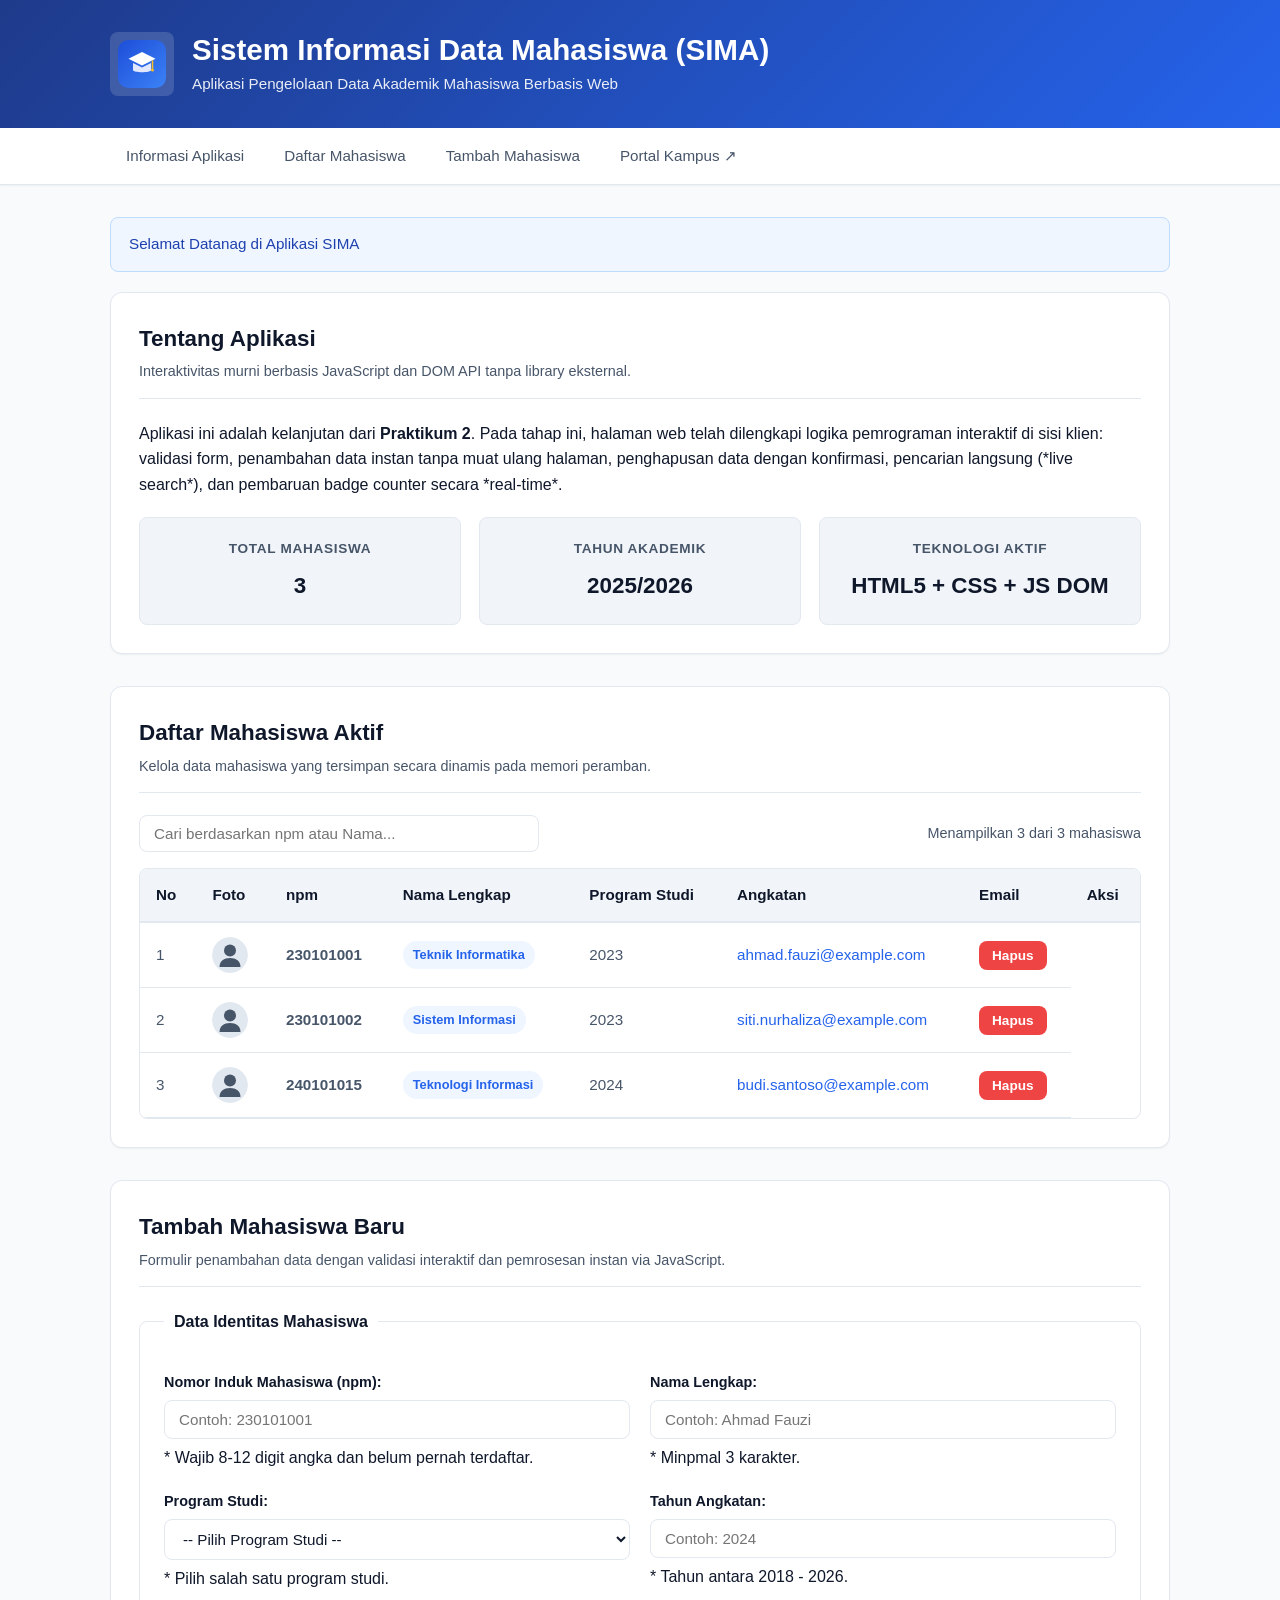
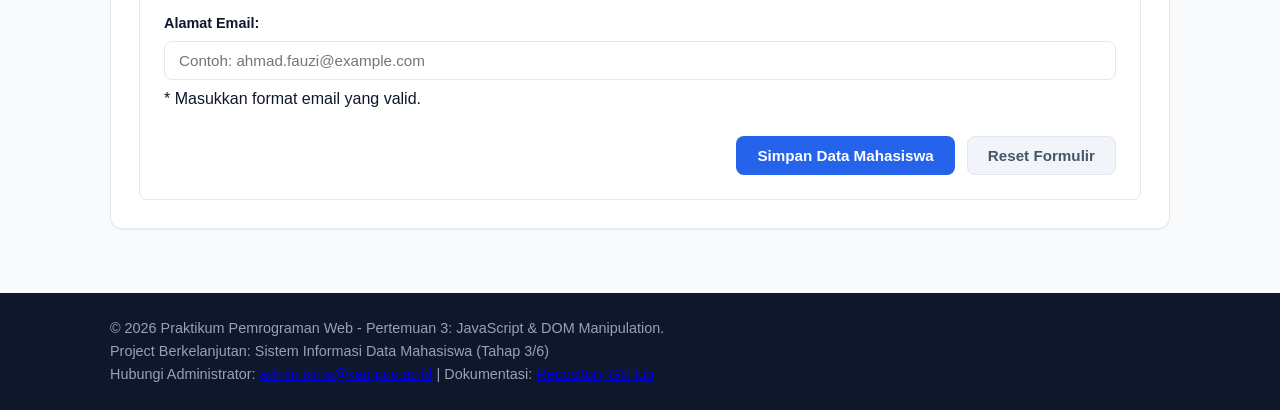
<file: index.html>
<!DOCTYPE html>
<html lang="id">
<head>
    <meta charset="UTF-8">
    <meta name="viewport" content="width=device-width, initial-scale=1.0">
    <title>Sistem Informasi Data Mahasiswa - Praktikum 3</title>
    <link rel="stylesheet" href="style.css">
    <link rel="shortcut icon" href="./img/logo-sima.svg" type="image/x-icon">
</head>
<body>

    <!-- 1. Header Aplikasi -->
    <header class="site-header">
        <div class="container header-brand">
            <a href="index.html" class="brand-logo" title="Beranda SIMA">
                <img src="img/logo-sima.svg" alt="Logo Resmi SIMA Kampus" width="48" height="48">
            </a>
            <div>
                <h1>Sistem Informasi Data Mahasiswa (SIMA)</h1>
                <p>Aplikasi Pengelolaan Data Akademik Mahasiswa Berbasis Web</p>
            </div>
        </div>
    </header>

    <!-- 2. Navigation Bar Sticky -->
    <nav class="site-nav">
        <div class="container">
            <ul>
                <li><a href="#informasi">Informasi Aplikasi</a></li>
                <li><a href="#daftar-mahasiswa">Daftar Mahasiswa</a></li>
                <li><a href="#form-tambah">Tambah Mahasiswa</a></li>
                <li><a href="https://kampus.ac.id" target="_blank" rel="noopener noreferrer">Portal Kampus &UpperRightArrow;</a></li>
            </ul>
        </div>
    </nav>

    <!-- Konten Utama Halaman -->
    <main>
        <div class="container">

            <!-- Kotak Notifikasi Alert Dinamis (dikontrol oleh JS) -->
            <div id="alert-box" class="alert-box" role="alert"></div>

            <!-- 3. Section Informasi Aplikasi -->
            <section id="informasi" class="content-section">
                <div class="section-header">
                    <h2>Tentang Aplikasi</h2>
                    <p>Interaktivitas murni berbasis JavaScript dan DOM API tanpa library eksternal.</p>
                </div>
                <p>
                    Aplikasi ini adalah kelanjutan dari <strong>Praktikum 2</strong>. Pada tahap ini, 
                    halaman web telah dilengkapi logika pemrograman interaktif di sisi klien: validasi form, 
                    penambahan data instan tanpa muat ulang halaman, penghapusan data dengan konfirmasi, 
                    pencarian langsung (*live search*), dan pembaruan badge counter secara *real-time*.
                </p>

                <div class="info-grid">
                    <article class="info-card">
                        <h3>Total Mahasiswa</h3>
                        <p id="total-mahasiswa-badge" class="counter-highlight">3</p>
                    </article>
                    <article class="info-card">
                        <h3>Tahun Akademik</h3>
                        <p>2025/2026</p>
                    </article>
                    <article class="info-card">
                        <h3>Teknologi Aktif</h3>
                        <p>HTML5 + CSS + JS DOM</p>
                    </article>
                </div>
            </section>

            <!-- 4. Section Daftar Mahasiswa, Toolbar Pencarian & 5. Tabel Data -->
            <section id="daftar-mahasiswa" class="content-section">
                <div class="section-header">
                    <h2>Daftar Mahasiswa Aktif</h2>
                    <p>Kelola data mahasiswa yang tersimpan secara dinamis pada memori peramban.</p>
                </div>

                <!-- Toolbar Pencarian dan Ringkasan Jumlah -->
                <div class="table-toolbar">
                    <div class="search-box">
                        <input 
                            type="search" 
                            id="input-search" 
                            class="search-input" 
                            placeholder="Cari berdasarkan npm atau Nama...">
                            <!-- <button onclick="inputSearchButton()">search</button> -->
                    </div>
                    <div id="total-mahasiswa-info" class="status-summary">
                        Menampilkan 3 mahasiswa
                    </div>
                </div>

                <!-- Tabel Data Responsif -->
                <div class="table-responsive">
                    <table class="data-table">
                        <thead>
                            <tr>
                                <th>No</th>
                                <th>Foto</th>
                                <th>npm</th>
                                <th>Nama Lengkap</th>
                                <th>Program Studi</th>
                                <th>Angkatan</th>
                                <th>Email</th>
                                <th>Aksi</th>
                            </tr>
                        </thead>
                        <tbody id="tabel-body-mahasiswa">
                            <!-- Baris tabel akan di-generate secara dinamis oleh app.js -->
                        </tbody>
                    </table>
                </div>
            </section>

            <!-- 6. Section Form Tambah Mahasiswa dengan Validasi JS -->
            <section id="form-tambah" class="content-section">
                <div class="section-header">
                    <h2>Tambah Mahasiswa Baru</h2>
                    <p>Formulir penambahan data dengan validasi interaktif dan pemrosesan instan via JavaScript.</p>
                </div>

                <form id="form-tambah-mahasiswa" class="app-form" novalidate>
                    <fieldset>
                        <legend>Data Identitas Mahasiswa</legend>

                        <div class="form-grid">
                            <div class="form-group">
                                <label for="npm" class="form-label">Nomor Induk Mahasiswa (npm):</label>
                                <input 
                                    type="text" 
                                    id="npm" 
                                    name="npm" 
                                    class="form-input" 
                                    placeholder="Contoh: 230101001">
                                <span class="form-help">* Wajib 8-12 digit angka dan belum pernah terdaftar.</span>
                            </div>

                            <div class="form-group">
                                <label for="nama" class="form-label">Nama Lengkap:</label>
                                <input 
                                    type="text" 
                                    id="nama" 
                                    name="nama" 
                                    class="form-input" 
                                    placeholder="Contoh: Ahmad Fauzi">
                                <span class="form-help">* Minpmal 3 karakter.</span>
                            </div>

                            <div class="form-group">
                                <label for="program_studi" class="form-label">Program Studi:</label>
                                <select id="program_studi" name="program_studi" class="form-select">
                                    <option value="">-- Pilih Program Studi --</option>
                                    <option value="Teknik Informatika">Teknik Informatika</option>
                                    <option value="Sistem Informasi">Sistem Informasi</option>
                                    <option value="Teknologi Informasi">Teknologi Informasi</option>
                                    <option value="Rekayasa Perangkat Lunak">Rekayasa Perangkat Lunak</option>
                                </select>
                                <span class="form-help">* Pilih salah satu program studi.</span>
                            </div>

                            <div class="form-group">
                                <label for="angkatan" class="form-label">Tahun Angkatan:</label>
                                <input 
                                    type="number" 
                                    id="angkatan" 
                                    name="angkatan" 
                                    class="form-input" 
                                    placeholder="Contoh: 2024">
                                <span class="form-help">* Tahun antara 2018 - 2026.</span>
                            </div>

                            <div class="form-group full-width">
                                <label for="email" class="form-label">Alamat Email:</label>
                                <input 
                                    type="email" 
                                    id="email" 
                                    name="email" 
                                    class="form-input" 
                                    placeholder="Contoh: ahmad.fauzi@example.com">
                                <span class="form-help">* Masukkan format email yang valid.</span>
                            </div>
                        </div>

                        <div class="form-actions">
                            <button type="submit" class="btn btn-primary">Simpan Data Mahasiswa</button>
                            <button type="reset" class="btn btn-secondary">Reset Formulir</button>
                        </div>
                    </fieldset>
                </form>
            </section>

        </div>
    </main>

    <!-- 7. Footer -->
    <footer class="site-footer">
        <div class="container">
            <p>&copy; 2026 Praktikum Pemrograman Web - Pertemuan 3: JavaScript & DOM Manipulation.</p>
            <p>Project Berkelanjutan: Sistem Informasi Data Mahasiswa (Tahap 3/6)</p>
            <p>
                Hubungi Administrator: <a href="mailto:admin.sima@kampus.ac.id">admin.sima@kampus.ac.id</a> | 
                Dokumentasi: <a href="https://github.com" target="_blank" rel="noopener noreferrer">Repository GitHub</a>
            </p>
        </div>
    </footer>

    <!-- Tambahkan Script JavaScript Eksternal -->
    <script src="app.js"></script>
</body>
</html>
</file>
<file: style.css>
/* ==========================================================================
   Praktikum 3: Implementasi Interaktivitas Web Menggunakan JavaScript dan DOM
   Project: Sistem Informasi Data Mahasiswa (SIMA)
   Mewarisi & Memperluas Praktikum 2 (Native CSS)
   ========================================================================== */

/* 1. CSS Variables */
:root {
    --primary-color: #2563eb;
    --primary-hover: #1d4ed8;
    --primary-light: #eff6ff;
    --secondary-color: #64748b;
    --secondary-hover: #475569;
    --success-color: #10b981;
    --success-light: #ecfdf5;
    --danger-color: #ef4444;
    --danger-hover: #dc2626;
    --danger-light: #fef2f2;
    --warning-color: #f59e0b;
    
    --bg-page: #f8fafc;
    --bg-surface: #ffffff;
    --bg-surface-alt: #f1f5f9;
    
    --text-primary: #0f172a;
    --text-secondary: #475569;
    --text-muted: #94a3b8;
    --text-inverse: #ffffff;
    
    --border-color: #e2e8f0;
    --border-radius-sm: 4px;
    --border-radius-md: 8px;
    --border-radius-lg: 12px;
    
    --shadow-sm: 0 1px 2px 0 rgba(0, 0, 0, 0.05);
    --shadow-md: 0 4px 6px -1px rgba(0, 0, 0, 0.1), 0 2px 4px -2px rgba(0, 0, 0, 0.1);
    
    --font-main: -apple-system, BlinkMacSystemFont, "Segoe UI", Roboto, Oxygen, Ubuntu, Cantarell, "Helvetica Neue", sans-serif;
    --line-height-normal: 1.6;
}

/* 2. Reset & Base Styles */
*, *::before, *::after {
    box-sizing: border-box;
    margin: 0;
    padding: 0;
}

html {
    scroll-behavior: smooth;
}

body {
    font-family: var(--font-main);
    line-height: var(--line-height-normal);
    color: var(--text-primary);
    background-color: var(--bg-page);
    min-height: 100vh;
    display: flex;
    flex-direction: column;
}

.container {
    width: 100%;
    max-width: 1100px;
    margin-left: auto;
    margin-right: auto;
    padding-left: 20px;
    padding-right: 20px;
}

/* 3. Header */
.site-header {
    background: linear-gradient(135deg, #1e3a8a 0%, #2563eb 100%);
    color: var(--text-inverse);
    padding: 32px 0;
    box-shadow: var(--shadow-md);
}

.header-brand {
    display: flex;
    align-items: center;
    gap: 18px;
}

.brand-logo {
    display: flex;
    align-items: center;
    justify-content: center;
    background-color: rgba(255, 255, 255, 0.15);
    padding: 8px;
    border-radius: var(--border-radius-md);
    transition: transform 0.2s ease, background-color 0.2s ease;
}

.brand-logo:hover {
    transform: scale(1.05);
    background-color: rgba(255, 255, 255, 0.25);
}

.header-brand h1 {
    font-size: 1.85rem;
    font-weight: 700;
    line-height: 1.2;
    margin-bottom: 4px;
}

.header-brand p {
    font-size: 0.95rem;
    opacity: 0.9;
}

/* 4. Navigation Bar */
.site-nav {
    background-color: var(--bg-surface);
    border-bottom: 1px solid var(--border-color);
    position: sticky;
    top: 0;
    z-index: 100;
    box-shadow: var(--shadow-sm);
}

.site-nav ul {
    list-style: none;
    display: flex;
    gap: 8px;
    overflow-x: auto;
    padding: 6px 0;
}

.site-nav a {
    display: block;
    padding: 10px 16px;
    color: var(--text-secondary);
    text-decoration: none;
    font-weight: 500;
    font-size: 0.95rem;
    border-radius: var(--border-radius-sm);
    transition: all 0.2s ease;
    white-space: nowrap;
}

.site-nav a:hover {
    color: var(--primary-color);
    background-color: var(--primary-light);
}

/* 5. Main Content & Sections */
main {
    flex: 1;
    padding: 32px 0;
}

.content-section {
    background-color: var(--bg-surface);
    border: 1px solid var(--border-color);
    border-radius: var(--border-radius-lg);
    padding: 28px;
    margin-bottom: 32px;
    box-shadow: var(--shadow-sm);
}

.section-header {
    border-bottom: 1px solid var(--border-color);
    padding-bottom: 14px;
    margin-bottom: 22px;
}

.section-header h2 {
    font-size: 1.4rem;
    color: var(--text-primary);
    font-weight: 700;
}

.section-header p {
    font-size: 0.9rem;
    color: var(--text-secondary);
    margin-top: 4px;
}

/* Info Grid */
.info-grid {
    display: grid;
    grid-template-columns: repeat(auto-fit, minmax(220px, 1fr));
    gap: 18px;
    margin-top: 20px;
}

.info-card {
    background-color: var(--bg-surface-alt);
    border: 1px solid var(--border-color);
    border-radius: var(--border-radius-md);
    padding: 20px;
    text-align: center;
}

.info-card h3 {
    font-size: 0.85rem;
    text-transform: uppercase;
    letter-spacing: 0.05em;
    color: var(--text-secondary);
    margin-bottom: 8px;
}

.info-card p {
    font-size: 1.4rem;
    font-weight: 700;
    color: var(--text-primary);
}

.counter-highlight {
    color: var(--primary-color);
}

/* 6. Alert Notification Box (Dinamis dari JS) */
.alert-box {
    padding: 14px 18px;
    border-radius: var(--border-radius-md);
    margin-bottom: 20px;
    font-size: 0.95rem;
    font-weight: 500;
    display: none;
    animation: fadeIn 0.3s ease;
}

.alert-box.show {
    display: block;
}

.alert-success {
    background-color: var(--success-light);
    color: #065f46;
    border: 1px solid #a7f3d0;
}

.alert-danger {
    background-color: var(--danger-light);
    color: #991b1b;
    border: 1px solid #fecaca;
}

.alert-info {
    background-color: var(--primary-light);
    color: #1e40af;
    border: 1px solid #bfdbfe;
}

@keyframes fadeIn {
    from { opacity: 0; transform: translateY(-6px); }
    to { opacity: 1; transform: translateY(0); }
}

/* 7. Search Bar Container */
.table-toolbar {
    display: flex;
    justify-content: space-between;
    align-items: center;
    flex-wrap: wrap;
    gap: 12px;
    margin-bottom: 16px;
}

.search-box {
    position: relative;
    flex: 1;
    max-width: 400px;
}

.search-input {
    width: 100%;
    padding: 9px 14px;
    font-size: 0.95rem;
    border: 1.5px solid var(--border-color);
    border-radius: var(--border-radius-md);
    outline: none;
    transition: all 0.2s;
}

.search-input:focus {
    border-color: var(--primary-color);
    box-shadow: 0 0 0 3px rgba(37, 99, 235, 0.15);
}

.status-summary {
    font-size: 0.9rem;
    color: var(--text-secondary);
    font-weight: 500;
}

/* 8. Data Table */
.table-responsive {
    width: 100%;
    overflow-x: auto;
    border-radius: var(--border-radius-md);
    border: 1px solid var(--border-color);
}

.data-table {
    width: 100%;
    border-collapse: collapse;
    font-size: 0.95rem;
    text-align: left;
}

.data-table thead {
    background-color: var(--bg-surface-alt);
    border-bottom: 2px solid var(--border-color);
}

.data-table th {
    padding: 14px 16px;
    font-weight: 600;
    color: var(--text-primary);
    white-space: nowrap;
}

.data-table td {
    padding: 14px 16px;
    border-bottom: 1px solid var(--border-color);
    color: var(--text-secondary);
    vertical-align: middle;
}

.data-table tbody tr:hover {
    background-color: #f8fafc;
}

.avatar-img {
    width: 36px;
    height: 36px;
    border-radius: 50%;
    object-fit: cover;
    display: block;
}

.badge {
    display: inline-block;
    padding: 4px 10px;
    font-size: 0.8rem;
    font-weight: 600;
    border-radius: 9999px;
    background-color: var(--primary-light);
    color: var(--primary-color);
}

.link-email {
    color: var(--primary-color);
    text-decoration: none;
}

.link-email:hover {
    text-decoration: underline;
}

.empty-row {
    text-align: center;
    padding: 32px !important;
    color: var(--text-muted);
    font-style: italic;
}

/* 9. Form Styles */
.app-form fieldset {
    border: 1px solid var(--border-color);
    border-radius: var(--border-radius-md);
    padding: 24px;
}

.app-form legend {
    font-size: 1rem;
    font-weight: 600;
    color: var(--text-primary);
    padding: 0 10px;
}

.form-grid {
    display: grid;
    grid-template-columns: repeat(2, 1fr);
    gap: 20px;
    margin-top: 12px;
}

.form-group {
    display: flex;
    flex-direction: column;
    gap: 6px;
}

.form-group.full-width {
    grid-column: 1 / -1;
}

.form-group label {
    font-size: 0.9rem;
    font-weight: 600;
    color: var(--text-primary);
}

.required {
    color: var(--danger-color);
}

.form-group input,
.form-group select {
    padding: 10px 14px;
    font-size: 0.95rem;
    border: 1px solid var(--border-color);
    border-radius: var(--border-radius-md);
    background-color: var(--bg-surface);
    color: var(--text-primary);
    outline: none;
    transition: all 0.2s ease;
}

.form-group input:focus,
.form-group select:focus {
    border-color: var(--primary-color);
    box-shadow: 0 0 0 3px rgba(37, 99, 235, 0.15);
}

.form-actions {
    display: flex;
    justify-content: flex-end;
    gap: 12px;
    margin-top: 24px;
}

/* 10. Buttons */
.btn {
    display: inline-flex;
    align-items: center;
    justify-content: center;
    padding: 10px 20px;
    font-size: 0.95rem;
    font-weight: 600;
    border-radius: var(--border-radius-md);
    border: 1px solid transparent;
    cursor: pointer;
    transition: all 0.2s ease;
    text-decoration: none;
}

.btn-primary {
    background-color: var(--primary-color);
    color: var(--text-inverse);
}

.btn-primary:hover {
    background-color: var(--primary-hover);
}

.btn-secondary {
    background-color: var(--bg-surface-alt);
    color: var(--text-secondary);
    border-color: var(--border-color);
}

.btn-secondary:hover {
    background-color: #e2e8f0;
    color: var(--text-primary);
}

.btn-danger {
    background-color: var(--danger-color);
    color: var(--text-inverse);
}

.btn-danger:hover {
    background-color: var(--danger-hover);
}

.btn-sm {
    padding: 6px 12px;
    font-size: 0.85rem;
}

/* 11. Footer */
.site-footer {
    background-color: #0f172a;
    color: #94a3b8;
    padding: 24px 0;
    font-size: 0.9rem;
    margin-top: auto;
}

.footer-content {
    display: flex;
    justify-content: space-between;
    align-items: center;
    flex-wrap: wrap;
    gap: 12px;
}

/* 12. Media Queries */
@media (max-width: 768px) {
    .form-grid {
        grid-template-columns: 1fr;
    }
    
    .header-brand {
        flex-direction: column;
        text-align: center;
    }
    
    .table-toolbar {
        flex-direction: column;
        align-items: stretch;
    }
    
    .search-box {
        max-width: 100%;
    }
    
    .footer-content {
        flex-direction: column;
        text-align: center;
    }
}
</file>
